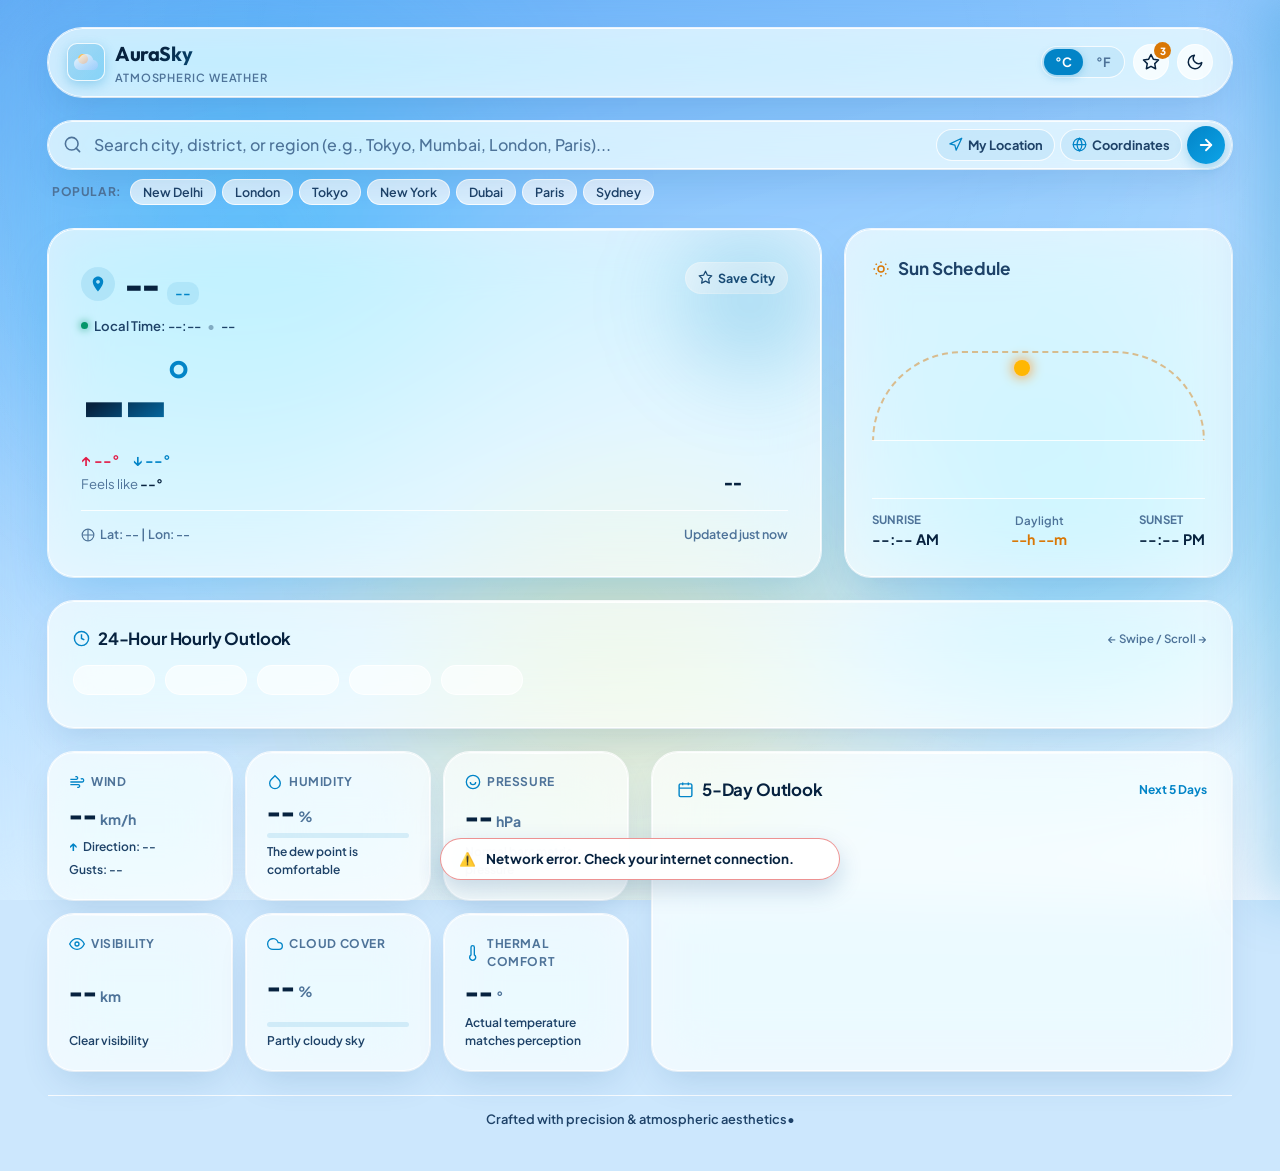
<file: index.html>
<!DOCTYPE html>
<html lang="en" data-theme="light">
<head>
    <meta charset="UTF-8">
    <meta name="viewport" content="width=device-width, initial-scale=1.0, maximum-scale=5.0">
    <meta name="description" content="AuraSky — Hyper-accurate live weather forecast, hourly breakdowns, 5-day outlook, and atmospheric sky visuals.">
    <title>AuraSky | Premium Atmospheric Weather</title>
    
    <!-- Google Fonts -->
    <link rel="preconnect" href="https://fonts.googleapis.com">
    <link rel="preconnect" href="https://fonts.gstatic.com" crossorigin>
    <link href="https://fonts.googleapis.com/css2?family=Plus+Jakarta+Sans:wght@300;400;500;600;700;800&family=Outfit:wght@300;400;500;600;700&display=swap" rel="stylesheet">
    
    <link rel="stylesheet" href="weather.css">
</head>
<body>
    <!-- Dynamic Ambient Sky Aurora & Blur Canvas Background -->
    <div class="sky-background" id="skyBackground">
        <div class="ambient-orb orb-1"></div>
        <div class="ambient-orb orb-2"></div>
        <div class="ambient-orb orb-3"></div>
        <div class="sky-overlay"></div>
    </div>

    <!-- Main Application Container -->
    <div class="app-wrapper">
        <!-- Modern Header Bar -->
        <header class="navbar-glass">
            <div class="brand-group">
                <div class="brand-icon">
                    <svg viewBox="0 0 24 24" fill="none" class="brand-svg">
                        <defs>
                            <linearGradient id="sunGlow" x1="0%" y1="0%" x2="100%" y2="100%">
                                <stop offset="0%" stop-color="#FFD166" />
                                <stop offset="100%" stop-color="#FF7A00" />
                            </linearGradient>
                            <linearGradient id="cloudGlow" x1="0%" y1="0%" x2="100%" y2="100%">
                                <stop offset="0%" stop-color="#FFFFFF" stop-opacity="0.9" />
                                <stop offset="100%" stop-color="#A5C9FF" stop-opacity="0.7" />
                            </linearGradient>
                        </defs>
                        <circle cx="9" cy="9" r="5" fill="url(#sunGlow)" />
                        <path d="M19.36 10.04C18.67 6.59 15.64 4 12 4 9.11 4 6.6 5.64 5.35 8.04 2.34 8.36 0 10.91 0 14c0 3.31 2.69 6 6 6h13c2.76 0 5-2.24 5-5 0-2.64-2.05-4.78-4.64-4.96z" fill="url(#cloudGlow)" opacity="0.9" />
                    </svg>
                </div>
                <div class="brand-text">
                    <span class="brand-name">AuraSky</span>
                    <span class="brand-sub">Atmospheric Weather</span>
                </div>
            </div>

            <!-- Controls Group: Unit Toggle, Favorites Trigger, Theme Toggle -->
            <div class="nav-controls">
                <!-- Unit Switcher -->
                <div class="unit-toggle" id="unitToggle" role="group" aria-label="Temperature Unit">
                    <button class="unit-btn active" id="unitCelsius" data-unit="metric">°C</button>
                    <button class="unit-btn" id="unitFahrenheit" data-unit="imperial">°F</button>
                </div>

                <!-- Open Saved Cities Drawer -->
                <button class="icon-action-btn" id="openFavoritesBtn" title="Saved Locations" aria-label="Saved Locations">
                    <svg viewBox="0 0 24 24" fill="none" stroke="currentColor" stroke-width="2" stroke-linecap="round" stroke-linejoin="round">
                        <polygon points="12 2 15.09 8.26 22 9.27 17 14.14 18.18 21.02 12 17.77 5.82 21.02 7 14.14 2 9.27 8.91 8.26 12 2"></polygon>
                    </svg>
                    <span class="fav-count-badge" id="favCountBadge" style="display: none;">0</span>
                </button>

                <!-- Light / Dark Theme Toggle Button -->
                <button class="icon-action-btn" id="themeToggleBtn" title="Toggle Light/Dark Theme" aria-label="Toggle Theme">
                    <svg class="sun-icon" viewBox="0 0 24 24" fill="none" stroke="currentColor" stroke-width="2" stroke-linecap="round" stroke-linejoin="round">
                        <circle cx="12" cy="12" r="5"></circle>
                        <line x1="12" y1="1" x2="12" y2="3"></line>
                        <line x1="12" y1="21" x2="12" y2="23"></line>
                        <line x1="4.22" y1="4.22" x2="5.64" y2="5.64"></line>
                        <line x1="18.36" y1="18.36" x2="19.78" y2="19.78"></line>
                        <line x1="1" y1="12" x2="3" y2="12"></line>
                        <line x1="21" y1="12" x2="23" y2="12"></line>
                        <line x1="4.22" y1="19.78" x2="5.64" y2="18.36"></line>
                        <line x1="18.36" y1="5.64" x2="19.78" y2="4.22"></line>
                    </svg>
                    <svg class="moon-icon" viewBox="0 0 24 24" fill="none" stroke="currentColor" stroke-width="2" stroke-linecap="round" stroke-linejoin="round">
                        <path d="M21 12.79A9 9 0 1 1 11.21 3 7 7 0 0 0 21 12.79z"></path>
                    </svg>
                </button>
            </div>
        </header>

        <!-- Search Hub: City Search + GPS Auto-Detect + Coordinate Explorer Trigger -->
        <section class="search-hub">
            <div class="search-bar-glass">
                <span class="search-prefix-icon">
                    <svg viewBox="0 0 24 24" fill="none" stroke="currentColor" stroke-width="2" stroke-linecap="round" stroke-linejoin="round">
                        <circle cx="11" cy="11" r="8"></circle>
                        <line x1="21" y1="21" x2="16.65" y2="16.65"></line>
                    </svg>
                </span>
                
                <input 
                    type="text" 
                    id="cityNameInput" 
                    placeholder="Search city, district, or region (e.g., Tokyo, Mumbai, London, Paris)..." 
                    autocomplete="off"
                    aria-label="City Search"
                >
                
                <div class="search-actions-inline">
                    <!-- Clear Input Button -->
                    <button type="button" class="btn-clear-search" id="clearSearchBtn" title="Clear input" style="display: none;">
                        ✕
                    </button>
                    
                    <!-- One-Click Current GPS Location Detection -->
                    <button type="button" class="btn-action-pill" id="geoLocateBtn" title="Use My Current GPS Location">
                        <svg viewBox="0 0 24 24" fill="none" stroke="currentColor" stroke-width="2" stroke-linecap="round" stroke-linejoin="round">
                            <polygon points="3 11 22 2 13 21 11 13 3 11"></polygon>
                        </svg>
                        <span class="btn-label-desktop">My Location</span>
                    </button>

                    <!-- Coordinate Explorer Modal Trigger -->
                    <button type="button" class="btn-action-pill btn-coord-pill" id="openCoordModalBtn" title="Search by Latitude & Longitude">
                        <svg viewBox="0 0 24 24" fill="none" stroke="currentColor" stroke-width="2" stroke-linecap="round" stroke-linejoin="round">
                            <circle cx="12" cy="12" r="10"></circle>
                            <line x1="2" y1="12" x2="22" y2="12"></line>
                            <path d="M12 2a15.3 15.3 0 0 1 4 10 15.3 15.3 0 0 1-4 10 15.3 15.3 0 0 1-4-10 15.3 15.3 0 0 1 4-10z"></path>
                        </svg>
                        <span class="btn-label-desktop">Coordinates</span>
                    </button>

                    <!-- Primary Search Submit Button -->
                    <button type="button" class="btn-submit-search" id="submitSearchBtn" aria-label="Search">
                        <svg viewBox="0 0 24 24" fill="none" stroke="currentColor" stroke-width="2.5" stroke-linecap="round" stroke-linejoin="round">
                            <line x1="5" y1="12" x2="19" y2="12"></line>
                            <polyline points="12 5 19 12 12 19"></polyline>
                        </svg>
                    </button>
                </div>
            </div>

            <!-- Quick City Shortcut Chips -->
            <div class="popular-chips-wrap">
                <span class="chips-label">Popular:</span>
                <div class="chips-scroll">
                    <button class="city-chip" data-city="New Delhi">New Delhi</button>
                    <button class="city-chip" data-city="London">London</button>
                    <button class="city-chip" data-city="Tokyo">Tokyo</button>
                    <button class="city-chip" data-city="New York">New York</button>
                    <button class="city-chip" data-city="Dubai">Dubai</button>
                    <button class="city-chip" data-city="Paris">Paris</button>
                    <button class="city-chip" data-city="Sydney">Sydney</button>
                </div>
            </div>
        </section>

        <!-- Loading State Skeleton Overlay -->
        <div class="loading-indicator" id="loadingIndicator" style="display: none;">
            <div class="pulse-loader"></div>
            <span>Fetching atmospheric telemetry...</span>
        </div>

        <!-- Weather Main Dashboard Area -->
        <main class="weather-dashboard" id="weatherDashboard">
            <!-- Top Hero Grid: Big Weather Focus + Quick Glance Metrics -->
            <div class="dashboard-hero-row">
                <!-- Primary Hero Weather Card -->
                <article class="glass-card hero-weather-card" id="heroCard">
                    <div class="card-ambient-glow"></div>
                    
                    <div class="hero-top-bar">
                        <div class="location-badge">
                            <span class="location-pin-icon">
                                <svg viewBox="0 0 24 24" fill="currentColor">
                                    <path d="M12 2C8.13 2 5 5.13 5 9c0 5.25 7 13 7 13s7-7.75 7-13c0-3.87-3.13-7-7-7zm0 9.5c-1.38 0-2.5-1.12-2.5-2.5s1.12-2.5 2.5-2.5 2.5 1.12 2.5 2.5-1.12 2.5-2.5 2.5z"/>
                                </svg>
                            </span>
                            <div class="location-texts">
                                <h1 class="city-title" id="displayCity">--</h1>
                                <span class="country-tag" id="displayCountry">--</span>
                            </div>
                        </div>

                        <!-- Add/Remove Favorite Button -->
                        <button class="btn-hero-favorite" id="favoriteToggleBtn" title="Toggle Favorite">
                            <svg class="star-icon" viewBox="0 0 24 24" fill="none" stroke="currentColor" stroke-width="2" stroke-linecap="round" stroke-linejoin="round">
                                <polygon points="12 2 15.09 8.26 22 9.27 17 14.14 18.18 21.02 12 17.77 5.82 21.02 7 14.14 2 9.27 8.91 8.26 12 2"></polygon>
                            </svg>
                            <span class="fav-text-label">Save City</span>
                        </button>
                    </div>

                    <!-- Local Time & Date Display -->
                    <div class="hero-time-badge">
                        <span class="live-pulse"></span>
                        <span id="localTimeDisplay">Local Time: --:--</span>
                        <span class="time-sep">•</span>
                        <span id="localDateDisplay">--</span>
                    </div>

                    <!-- Main Temperature & Dynamic Weather Art Presentation -->
                    <div class="hero-center-content">
                        <div class="temp-readout-wrap">
                            <div class="main-temperature">
                                <span class="temp-number" id="currentTempNum">--</span>
                                <span class="temp-deg-symbol">°</span>
                            </div>
                            <div class="temp-meta-badges">
                                <div class="high-low-badge">
                                    <span class="hl-arrow hl-high">↑ <span id="tempHighNum">--°</span></span>
                                    <span class="hl-arrow hl-low">↓ <span id="tempLowNum">--°</span></span>
                                </div>
                                <div class="feels-like-text">
                                    Feels like <strong id="feelsLikeNum">--°</strong>
                                </div>
                            </div>
                        </div>

                        <div class="weather-art-wrap">
                            <div class="weather-icon-illustration" id="heroWeatherIcon">
                                <!-- Dynamic SVG generated via JS -->
                                <div class="icon-placeholder-glow"></div>
                            </div>
                            <div class="weather-condition-text" id="weatherConditionText">--</div>
                        </div>
                    </div>

                    <!-- Hero Card Footer Details (Coordinates & Geo Info) -->
                    <div class="hero-footer-bar">
                        <div class="geo-telemetry" id="coordinatesText">
                            <svg viewBox="0 0 24 24" width="14" height="14" fill="none" stroke="currentColor" stroke-width="2"><circle cx="12" cy="12" r="10"/><path d="M12 2v20M2 12h20"/></svg>
                            <span>Lat: -- | Lon: --</span>
                        </div>
                        <div class="update-pulse-text">
                            Updated just now
                        </div>
                    </div>
                </article>

                <!-- Sun Cycle & Daylight Card -->
                <article class="glass-card sun-cycle-card">
                    <div class="card-header-mini">
                        <svg viewBox="0 0 24 24" fill="none" stroke="currentColor" stroke-width="2"><circle cx="12" cy="12" r="4"/><path d="M12 2v2M12 20v2M4.93 4.93l1.41 1.41M17.66 17.66l1.41 1.41M2 12h2M20 12h2M6.34 17.66l-1.41 1.41M19.07 4.93l-1.41 1.41"/></svg>
                        <h3>Sun Schedule</h3>
                    </div>

                    <div class="sun-arc-container">
                        <div class="sun-arc-curve">
                            <div class="sun-tracker-dot" id="sunTrackerDot"></div>
                        </div>
                        <div class="sun-horizon-line"></div>
                    </div>

                    <div class="sun-times-row">
                        <div class="sun-col sunrise">
                            <span class="sun-label">Sunrise</span>
                            <span class="sun-time" id="sunriseTime">--:-- AM</span>
                        </div>
                        <div class="daylight-duration" id="daylightDuration">
                            <span>Daylight</span>
                            <strong id="daylightHours">--h --m</strong>
                        </div>
                        <div class="sun-col sunset">
                            <span class="sun-label">Sunset</span>
                            <span class="sun-time" id="sunsetTime">--:-- PM</span>
                        </div>
                    </div>
                </article>
            </div>

            <!-- 24-Hour Interactive Hourly Forecast Strip -->
            <section class="glass-card hourly-forecast-section">
                <div class="section-title-row">
                    <div class="title-with-icon">
                        <svg viewBox="0 0 24 24" fill="none" stroke="currentColor" stroke-width="2"><circle cx="12" cy="12" r="10"/><polyline points="12 6 12 12 16 14"/></svg>
                        <h3>24-Hour Hourly Outlook</h3>
                    </div>
                    <span class="swipe-hint">← Swipe / Scroll →</span>
                </div>

                <div class="hourly-strip-scroll" id="hourlyStrip">
                    <!-- Hourly items dynamically rendered -->
                    <div class="hourly-card skeleton"></div>
                    <div class="hourly-card skeleton"></div>
                    <div class="hourly-card skeleton"></div>
                    <div class="hourly-card skeleton"></div>
                    <div class="hourly-card skeleton"></div>
                </div>
            </section>

            <!-- Bottom Split Layout: Comprehensive Bento Metrics + 5-Day Forecast -->
            <div class="dashboard-split-row">
                <!-- Detailed Weather Bento Grid -->
                <section class="bento-grid">
                    <!-- Wind Telemetry Card -->
                    <div class="glass-card bento-card">
                        <div class="bento-head">
                            <span class="bento-icon">
                                <svg viewBox="0 0 24 24" fill="none" stroke="currentColor" stroke-width="2"><path d="M9.59 4.59A2 2 0 1 1 11 8H2m10.59 11.41A2 2 0 1 0 14 16H2m15.73-8.27A2.5 2.5 0 1 1 19.5 12H2"/></svg>
                            </span>
                            <span class="bento-title">Wind</span>
                        </div>
                        <div class="bento-main-stat">
                            <span class="stat-number" id="windSpeed">--</span>
                            <span class="stat-unit" id="windUnit">km/h</span>
                        </div>
                        <div class="bento-sub-info">
                            <div class="compass-inline">
                                <div class="compass-needle" id="compassNeedle">↑</div>
                                <span id="windDirection">Direction: --</span>
                            </div>
                            <span class="wind-gust" id="windGust">Gusts: --</span>
                        </div>
                    </div>

                    <!-- Humidity Card -->
                    <div class="glass-card bento-card">
                        <div class="bento-head">
                            <span class="bento-icon">
                                <svg viewBox="0 0 24 24" fill="none" stroke="currentColor" stroke-width="2"><path d="M12 2.69l5.66 5.66a8 8 0 1 1-11.31 0z"/></svg>
                            </span>
                            <span class="bento-title">Humidity</span>
                        </div>
                        <div class="bento-main-stat">
                            <span class="stat-number" id="humidityNum">--</span>
                            <span class="stat-unit">%</span>
                        </div>
                        <div class="bento-sub-info">
                            <div class="progress-bar-wrap">
                                <div class="progress-bar-fill" id="humidityProgress" style="width: 0%;"></div>
                            </div>
                            <span id="dewPointText">The dew point is comfortable</span>
                        </div>
                    </div>

                    <!-- Atmospheric Pressure Card -->
                    <div class="glass-card bento-card">
                        <div class="bento-head">
                            <span class="bento-icon">
                                <svg viewBox="0 0 24 24" fill="none" stroke="currentColor" stroke-width="2"><circle cx="12" cy="12" r="10"/><path d="M16 12a4 4 0 1 1-8 0"/></svg>
                            </span>
                            <span class="bento-title">Pressure</span>
                        </div>
                        <div class="bento-main-stat">
                            <span class="stat-number" id="pressureNum">--</span>
                            <span class="stat-unit">hPa</span>
                        </div>
                        <div class="bento-sub-info">
                            <span id="pressureStatus">Normal barometric pressure</span>
                        </div>
                    </div>

                    <!-- Visibility Distance Card -->
                    <div class="glass-card bento-card">
                        <div class="bento-head">
                            <span class="bento-icon">
                                <svg viewBox="0 0 24 24" fill="none" stroke="currentColor" stroke-width="2"><path d="M1 12s4-8 11-8 11 8 11 8-4 8-11 8-11-8-11-8z"/><circle cx="12" cy="12" r="3"/></svg>
                            </span>
                            <span class="bento-title">Visibility</span>
                        </div>
                        <div class="bento-main-stat">
                            <span class="stat-number" id="visibilityNum">--</span>
                            <span class="stat-unit" id="visibilityUnit">km</span>
                        </div>
                        <div class="bento-sub-info">
                            <span id="visibilityStatus">Clear visibility</span>
                        </div>
                    </div>

                    <!-- Cloud Coverage Card -->
                    <div class="glass-card bento-card">
                        <div class="bento-head">
                            <span class="bento-icon">
                                <svg viewBox="0 0 24 24" fill="none" stroke="currentColor" stroke-width="2"><path d="M18 10h-1.26A8 8 0 1 0 9 20h9a5 5 0 0 0 0-10z"/></svg>
                            </span>
                            <span class="bento-title">Cloud Cover</span>
                        </div>
                        <div class="bento-main-stat">
                            <span class="stat-number" id="cloudCoverNum">--</span>
                            <span class="stat-unit">%</span>
                        </div>
                        <div class="bento-sub-info">
                            <div class="progress-bar-wrap">
                                <div class="progress-bar-fill cloud-fill" id="cloudProgress" style="width: 0%;"></div>
                            </div>
                            <span id="cloudStatus">Partly cloudy sky</span>
                        </div>
                    </div>

                    <!-- Thermal Comfort / Feels Like Card -->
                    <div class="glass-card bento-card">
                        <div class="bento-head">
                            <span class="bento-icon">
                                <svg viewBox="0 0 24 24" fill="none" stroke="currentColor" stroke-width="2"><path d="M14 14.76V3.5a2.5 2.5 0 0 0-5 0v11.26a4.5 4.5 0 1 0 5 0z"/></svg>
                            </span>
                            <span class="bento-title">Thermal Comfort</span>
                        </div>
                        <div class="bento-main-stat">
                            <span class="stat-number" id="comfortTemp">--</span>
                            <span class="stat-unit">°</span>
                        </div>
                        <div class="bento-sub-info">
                            <span id="comfortVerdict">Actual temperature matches perception</span>
                        </div>
                    </div>
                </section>

                <!-- 5-Day Extended Forecast Column -->
                <aside class="glass-card fiveday-forecast-card">
                    <div class="section-title-row">
                        <div class="title-with-icon">
                            <svg viewBox="0 0 24 24" fill="none" stroke="currentColor" stroke-width="2"><rect x="3" y="4" width="18" height="18" rx="2" ry="2"/><line x1="16" y1="2" x2="16" y2="6"/><line x1="8" y1="2" x2="8" y2="6"/><line x1="3" y1="10" x2="21" y2="10"/></svg>
                            <h3>5-Day Outlook</h3>
                        </div>
                        <span class="days-count">Next 5 Days</span>
                    </div>

                    <div class="fiveday-list" id="fiveDayList">
                        <!-- Dynamic 5-day items inserted here -->
                    </div>
                </aside>
            </div>
        </main>

        <!-- Coordinates Search Modal / Dialog -->
        <dialog class="custom-modal-backdrop" id="coordModal" aria-labelledby="coordModalTitle">
            <div class="glass-modal-content">
                <div class="modal-header">
                    <div class="modal-title-wrap">
                        <span class="modal-icon-badge">📍</span>
                        <div>
                            <h2 id="coordModalTitle">Precision Coordinate Finder</h2>
                            <p class="modal-subtitle">Search atmospheric conditions by exact geographic coordinates</p>
                        </div>
                    </div>
                    <button class="modal-close-btn" id="closeCoordModalBtn" aria-label="Close modal">✕</button>
                </div>

                <div class="modal-body">
                    <div class="coord-input-row">
                        <div class="input-field-group">
                            <label for="modalLatInput">Latitude (°N / °S)</label>
                            <input type="number" step="any" min="-90" max="90" id="modalLatInput" placeholder="e.g. 28.6139">
                            <small class="helper-text">-90.0 to +90.0</small>
                        </div>
                        <div class="input-field-group">
                            <label for="modalLonInput">Longitude (°E / °W)</label>
                            <input type="number" step="any" min="-180" max="180" id="modalLonInput" placeholder="e.g. 77.2090">
                            <small class="helper-text">-180.0 to +180.0</small>
                        </div>
                    </div>

                    <div class="coord-presets-section">
                        <span class="presets-label">Popular Geographic Landmarks:</span>
                        <div class="presets-grid">
                            <button class="preset-pill" data-lat="28.6139" data-lon="77.2090">New Delhi (28.61, 77.20)</button>
                            <button class="preset-pill" data-lat="51.5074" data-lon="-0.1278">London (51.50, -0.12)</button>
                            <button class="preset-pill" data-lat="35.6762" data-lon="139.6503">Tokyo (35.67, 139.65)</button>
                            <button class="preset-pill" data-lat="40.7128" data-lon="-74.0060">New York (40.71, -74.00)</button>
                            <button class="preset-pill" data-lat="27.9881" data-lon="86.9250">Mt. Everest (27.98, 86.92)</button>
                            <button class="preset-pill" data-lat="-33.8688" data-lon="151.2093">Sydney (-33.86, 151.20)</button>
                        </div>
                    </div>

                    <div class="modal-actions">
                        <button type="button" class="btn-ghost" id="cancelCoordBtn">Cancel</button>
                        <button type="button" class="btn-primary-glow" id="applyCoordBtn">Fetch Weather</button>
                    </div>
                </div>
            </div>
        </dialog>

        <!-- Saved Locations / Favorites Slide-over Drawer -->
        <aside class="favorites-drawer" id="favoritesDrawer" aria-labelledby="favDrawerTitle">
            <div class="drawer-header">
                <div class="drawer-title-group">
                    <svg viewBox="0 0 24 24" fill="none" stroke="currentColor" stroke-width="2"><polygon points="12 2 15.09 8.26 22 9.27 17 14.14 18.18 21.02 12 17.77 5.82 21.02 7 14.14 2 9.27 8.91 8.26 12 2"/></svg>
                    <h2 id="favDrawerTitle">Saved Locations</h2>
                </div>
                <button class="drawer-close-btn" id="closeFavoritesDrawerBtn" aria-label="Close drawer">✕</button>
            </div>

            <div class="drawer-body">
                <div class="drawer-quick-add">
                    <span class="drawer-tip">Quickly access weather for your favorite cities around the globe.</span>
                </div>
                <div class="fav-cards-list" id="favCardsContainer">
                    <!-- Populated dynamically via JS -->
                </div>
            </div>
        </aside>
        <div class="drawer-backdrop" id="drawerBackdrop"></div>

        <!-- Toast Notifications System -->
        <div class="toast-hub" id="toastHub" aria-live="polite"></div>

        <!-- Footer -->
        <footer class="app-footer">
            <p>Crafted with precision & atmospheric aesthetics•</p>
        </footer>
    </div>

    <!-- Application Script -->
    <script src="weather.js"></script>
</body>
</html>
</file>
<file: weather.css>
/* ==========================================================================
   AuraSky — Universal Responsive Weather Design System
   Pixel-Perfect on Mobile Phones (320px+), Tablets, Laptops & Ultra-Wide Displays
   Theme: Luminous Sky Blue (Default) | Celestial Midnight Dark Mode
   ========================================================================== */

/* --------------------------------------------------------------------------
   1. Design Tokens (Sky Blue Default & Dark Theme)
   -------------------------------------------------------------------------- */
:root, [data-theme="light"] {
    --font-main: 'Plus Jakarta Sans', -apple-system, BlinkMacSystemFont, 'Segoe UI', Roboto, sans-serif;
    --font-heading: 'Outfit', sans-serif;

    /* Sky Blue Theme Tokens */
    --bg-base: #cce7fd;
    --bg-gradient: linear-gradient(165deg, #5da8f5 0%, #85c2fc 25%, #b6deff 55%, #daf0ff 80%, #f0f8ff 100%);
    
    --bg-surface: rgba(255, 255, 255, 0.72);
    --bg-surface-hover: rgba(255, 255, 255, 0.9);
    --bg-surface-elevated: rgba(255, 255, 255, 0.96);
    --glass-border: rgba(255, 255, 255, 0.85);
    --glass-border-focus: rgba(14, 165, 233, 0.6);
    --glass-highlight: rgba(255, 255, 255, 0.98);

    --text-primary: #07223f;
    --text-secondary: #1e4268;
    --text-muted: #4e7399;

    --accent-primary: #0284c7;
    --accent-primary-glow: rgba(2, 132, 199, 0.28);
    --accent-secondary: #0ea5e9;
    --accent-warm: #d97706;
    --accent-warm-glow: rgba(217, 119, 6, 0.25);
    --accent-success: #059669;
    --accent-danger: #dc2626;

    --orb-1-color: radial-gradient(circle, rgba(56, 189, 248, 0.7) 0%, rgba(56, 189, 248, 0) 70%);
    --orb-2-color: radial-gradient(circle, rgba(14, 165, 233, 0.55) 0%, rgba(14, 165, 233, 0) 70%);
    --orb-3-color: radial-gradient(circle, rgba(253, 224, 71, 0.4) 0%, rgba(253, 224, 71, 0) 70%);

    --shadow-glass: 0 16px 36px -10px rgba(14, 73, 133, 0.16), 0 0 0 1px rgba(255, 255, 255, 0.85);
    --shadow-hero: 0 24px 50px -12px rgba(2, 132, 199, 0.22), 0 0 0 1px rgba(255, 255, 255, 0.9);
    --shadow-glow: 0 0 25px rgba(2, 132, 199, 0.25);

    --radius-sm: 10px;
    --radius-md: 18px;
    --radius-lg: 26px;
    --radius-xl: 34px;
    --radius-pill: 9999px;

    --transition-fast: 0.18s cubic-bezier(0.4, 0, 0.2, 1);
    --transition-normal: 0.28s cubic-bezier(0.4, 0, 0.2, 1);
    --transition-spring: 0.45s cubic-bezier(0.175, 0.885, 0.32, 1.275);
}

[data-theme="dark"] {
    --bg-base: #060e1c;
    --bg-gradient: linear-gradient(165deg, #060e1c 0%, #0a1b33 35%, #0f2747 70%, #153258 100%);
    --bg-surface: rgba(15, 29, 52, 0.62);
    --bg-surface-hover: rgba(22, 42, 72, 0.75);
    --bg-surface-elevated: rgba(18, 35, 62, 0.88);
    --glass-border: rgba(255, 255, 255, 0.14);
    --glass-border-focus: rgba(56, 189, 248, 0.5);
    --glass-highlight: rgba(255, 255, 255, 0.1);

    --text-primary: #f0f6fc;
    --text-secondary: rgba(220, 235, 252, 0.75);
    --text-muted: rgba(180, 210, 240, 0.5);

    --accent-primary: #38bdf8;
    --accent-primary-glow: rgba(56, 189, 248, 0.35);
    --accent-secondary: #818cf8;
    --accent-warm: #fbbf24;
    --accent-warm-glow: rgba(251, 191, 36, 0.3);

    --orb-1-color: radial-gradient(circle, rgba(14, 165, 233, 0.45) 0%, rgba(14, 165, 233, 0) 70%);
    --orb-2-color: radial-gradient(circle, rgba(99, 102, 241, 0.4) 0%, rgba(99, 102, 241, 0) 70%);
    --orb-3-color: radial-gradient(circle, rgba(168, 85, 247, 0.25) 0%, rgba(168, 85, 247, 0) 70%);

    --shadow-glass: 0 20px 40px -15px rgba(0, 0, 0, 0.5), 0 0 0 1px var(--glass-border);
    --shadow-hero: 0 25px 60px -20px rgba(14, 165, 233, 0.25), 0 0 0 1px var(--glass-border);
    --shadow-glow: 0 0 25px var(--accent-primary-glow);
}

/* --------------------------------------------------------------------------
   2. Global Reset & Box-Sizing
   -------------------------------------------------------------------------- */
*, *::before, *::after {
    margin: 0;
    padding: 0;
    box-sizing: border-box;
    -webkit-font-smoothing: antialiased;
    -moz-osx-font-smoothing: grayscale;
}

html {
    font-size: 16px;
    scroll-behavior: smooth;
    width: 100%;
    max-width: 100vw;
    overflow-x: hidden;
}

body {
    font-family: var(--font-main);
    background-color: var(--bg-base);
    background-image: var(--bg-gradient);
    background-attachment: fixed;
    color: var(--text-primary);
    min-height: 100vh;
    width: 100%;
    max-width: 100vw;
    overflow-x: hidden;
    position: relative;
    line-height: 1.5;
    transition: background var(--transition-normal), color var(--transition-normal);
}

button, input {
    font-family: inherit;
    color: inherit;
    outline: none;
}

button {
    cursor: pointer;
    border: none;
    background: none;
    -webkit-tap-highlight-color: transparent;
}

input {
    border: none;
    outline: none;
}

/* --------------------------------------------------------------------------
   3. Sky Blur Background Elements
   -------------------------------------------------------------------------- */
.sky-background {
    position: fixed;
    top: 0;
    left: 0;
    width: 100vw;
    height: 100vh;
    z-index: 0;
    pointer-events: none;
    overflow: hidden;
}

.ambient-orb {
    position: absolute;
    border-radius: 50%;
    filter: blur(80px);
    opacity: 0.9;
    will-change: transform;
    animation: floatOrb 22s infinite ease-in-out alternate;
}

.orb-1 {
    width: min(650px, 120vw);
    height: min(650px, 120vw);
    top: -80px;
    left: -80px;
    background: var(--orb-1-color);
    animation-duration: 25s;
}

.orb-2 {
    width: min(580px, 110vw);
    height: min(580px, 110vw);
    top: 25%;
    right: -80px;
    background: var(--orb-2-color);
    animation-duration: 20s;
    animation-delay: -5s;
}

.orb-3 {
    width: min(720px, 130vw);
    height: min(720px, 130vw);
    bottom: -100px;
    left: 20%;
    background: var(--orb-3-color);
    animation-duration: 28s;
    animation-delay: -10s;
}

.sky-overlay {
    position: absolute;
    inset: 0;
    backdrop-filter: blur(30px);
    -webkit-backdrop-filter: blur(30px);
    background: radial-gradient(circle at 50% 10%, transparent 30%, rgba(255, 255, 255, 0.15) 90%);
    opacity: 0.7;
}

[data-theme="dark"] .sky-overlay {
    background: radial-gradient(circle at 50% 10%, transparent 20%, var(--bg-base) 90%);
}

@keyframes floatOrb {
    0% { transform: translate(0, 0) scale(1); }
    50% { transform: translate(40px, 30px) scale(1.06); }
    100% { transform: translate(-30px, 50px) scale(0.96); }
}

/* --------------------------------------------------------------------------
   4. App Container & Frosted Glass Cards
   -------------------------------------------------------------------------- */
.app-wrapper {
    position: relative;
    z-index: 1;
    width: 100%;
    max-width: 1240px;
    margin: 0 auto;
    padding: clamp(14px, 3vw, 28px);
    display: flex;
    flex-direction: column;
    gap: clamp(16px, 2.5vw, 24px);
    min-width: 0;
}

.glass-card {
    background: var(--bg-surface);
    backdrop-filter: blur(28px) saturate(190%);
    -webkit-backdrop-filter: blur(28px) saturate(190%);
    border: 1px solid var(--glass-border);
    border-radius: var(--radius-lg);
    box-shadow: var(--shadow-glass);
    position: relative;
    overflow: hidden;
    min-width: 0;
    transition: transform var(--transition-normal), box-shadow var(--transition-normal), border-color var(--transition-normal);
}

.glass-card::before {
    content: '';
    position: absolute;
    top: 0;
    left: 0;
    right: 0;
    height: 1px;
    background: linear-gradient(90deg, transparent, var(--glass-highlight), transparent);
    pointer-events: none;
}

/* --------------------------------------------------------------------------
   5. Navbar Header
   -------------------------------------------------------------------------- */
.navbar-glass {
    display: flex;
    align-items: center;
    justify-content: space-between;
    padding: 10px 18px;
    background: var(--bg-surface);
    backdrop-filter: blur(28px) saturate(190%);
    -webkit-backdrop-filter: blur(28px) saturate(190%);
    border: 1px solid var(--glass-border);
    border-radius: var(--radius-pill);
    box-shadow: var(--shadow-glass);
    gap: 10px;
    min-width: 0;
}

.brand-group {
    display: flex;
    align-items: center;
    gap: 10px;
    min-width: 0;
}

.brand-icon {
    width: 38px;
    height: 38px;
    border-radius: var(--radius-sm);
    background: linear-gradient(135deg, rgba(2, 132, 199, 0.2), rgba(14, 165, 233, 0.35));
    border: 1px solid var(--glass-border);
    display: flex;
    align-items: center;
    justify-content: center;
    box-shadow: 0 4px 12px var(--accent-primary-glow);
    flex-shrink: 0;
}

.brand-svg {
    width: 24px;
    height: 24px;
}

.brand-text {
    display: flex;
    flex-direction: column;
    min-width: 0;
}

.brand-name {
    font-family: var(--font-heading);
    font-size: clamp(1.05rem, 2.5vw, 1.25rem);
    font-weight: 700;
    letter-spacing: -0.02em;
    background: linear-gradient(120deg, var(--text-primary) 30%, var(--accent-primary));
    -webkit-background-clip: text;
    background-clip: text;
    color: transparent;
    white-space: nowrap;
}

.brand-sub {
    font-size: 0.7rem;
    font-weight: 600;
    color: var(--text-muted);
    text-transform: uppercase;
    letter-spacing: 0.08em;
    white-space: nowrap;
}

.nav-controls {
    display: flex;
    align-items: center;
    gap: 8px;
    flex-shrink: 0;
}

.unit-toggle {
    display: flex;
    background: rgba(2, 132, 199, 0.08);
    border: 1px solid var(--glass-border);
    border-radius: var(--radius-pill);
    padding: 2px;
    gap: 2px;
}

[data-theme="dark"] .unit-toggle {
    background: rgba(0, 0, 0, 0.25);
}

.unit-btn {
    padding: 5px 11px;
    font-size: 0.8rem;
    font-weight: 700;
    border-radius: var(--radius-pill);
    color: var(--text-muted);
    transition: all var(--transition-fast);
}

.unit-btn.active {
    background: var(--accent-primary);
    color: #fff;
    box-shadow: 0 2px 8px var(--accent-primary-glow);
}

.icon-action-btn {
    width: 36px;
    height: 36px;
    border-radius: 50%;
    display: flex;
    align-items: center;
    justify-content: center;
    background: rgba(255, 255, 255, 0.75);
    border: 1px solid var(--glass-border);
    color: var(--text-primary);
    position: relative;
    transition: all var(--transition-fast);
}

[data-theme="dark"] .icon-action-btn {
    background: rgba(255, 255, 255, 0.06);
}

.icon-action-btn:hover {
    background: var(--bg-surface-hover);
    transform: translateY(-2px);
    border-color: var(--accent-primary);
}

.icon-action-btn svg {
    width: 18px;
    height: 18px;
}

.fav-count-badge {
    position: absolute;
    top: -3px;
    right: -3px;
    background: var(--accent-warm);
    color: #fff;
    font-size: 0.62rem;
    font-weight: 800;
    width: 17px;
    height: 17px;
    border-radius: 50%;
    display: flex;
    align-items: center;
    justify-content: center;
}

[data-theme="light"] .sun-icon { display: none; }
[data-theme="light"] .moon-icon { display: block; }
[data-theme="dark"] .sun-icon { display: block; }
[data-theme="dark"] .moon-icon { display: none; }

/* --------------------------------------------------------------------------
   6. Search Hub & Responsive Chips
   -------------------------------------------------------------------------- */
.search-hub {
    display: flex;
    flex-direction: column;
    gap: 10px;
    width: 100%;
}

.search-bar-glass {
    display: flex;
    align-items: center;
    background: var(--bg-surface);
    backdrop-filter: blur(28px) saturate(190%);
    -webkit-backdrop-filter: blur(28px) saturate(190%);
    border: 1px solid var(--glass-border);
    border-radius: var(--radius-pill);
    padding: 4px 6px 4px 14px;
    box-shadow: var(--shadow-glass);
    transition: all var(--transition-normal);
    width: 100%;
    min-width: 0;
}

.search-bar-glass:focus-within {
    border-color: var(--accent-primary);
    box-shadow: 0 0 0 3px var(--accent-primary-glow), var(--shadow-glass);
}

.search-prefix-icon {
    display: flex;
    align-items: center;
    color: var(--text-muted);
    margin-right: 8px;
    flex-shrink: 0;
}

.search-prefix-icon svg {
    width: 19px;
    height: 19px;
}

.search-bar-glass input {
    flex: 1;
    background: transparent;
    border: none !important;
    outline: none !important;
    box-shadow: none !important;
    -webkit-appearance: none;
    appearance: none;
    font-size: clamp(0.88rem, 2.5vw, 1rem);
    font-weight: 500;
    color: var(--text-primary);
    min-width: 0;
    padding: 8px 4px;
}

.search-bar-glass input::placeholder {
    color: var(--text-muted);
}

.search-actions-inline {
    display: flex;
    align-items: center;
    gap: 5px;
    flex-shrink: 0;
}

.btn-clear-search {
    width: 26px;
    height: 26px;
    border-radius: 50%;
    color: var(--text-muted);
    font-size: 0.8rem;
    display: flex;
    align-items: center;
    justify-content: center;
}

.btn-action-pill {
    display: flex;
    align-items: center;
    gap: 5px;
    padding: 7px 11px;
    border-radius: var(--radius-pill);
    font-size: 0.8rem;
    font-weight: 700;
    background: rgba(2, 132, 199, 0.08);
    border: 1px solid var(--glass-border);
    color: var(--text-secondary);
    transition: all var(--transition-fast);
    white-space: nowrap;
}

.btn-action-pill:hover {
    background: var(--bg-surface-hover);
    color: var(--accent-primary);
}

.btn-action-pill svg {
    width: 15px;
    height: 15px;
    color: var(--accent-primary);
    flex-shrink: 0;
}

.btn-submit-search {
    width: 38px;
    height: 38px;
    border-radius: 50%;
    background: linear-gradient(135deg, var(--accent-primary), var(--accent-secondary));
    color: #fff;
    display: flex;
    align-items: center;
    justify-content: center;
    box-shadow: 0 4px 12px var(--accent-primary-glow);
    transition: all var(--transition-spring);
    flex-shrink: 0;
}

.btn-submit-search:hover {
    transform: scale(1.06);
}

.btn-submit-search svg {
    width: 18px;
    height: 18px;
}

.popular-chips-wrap {
    display: flex;
    align-items: center;
    gap: 8px;
    padding: 0 4px;
    overflow-x: auto;
    scrollbar-width: none;
    -webkit-overflow-scrolling: touch;
}

.popular-chips-wrap::-webkit-scrollbar {
    display: none;
}

.chips-label {
    font-size: 0.75rem;
    font-weight: 700;
    color: var(--text-muted);
    text-transform: uppercase;
    letter-spacing: 0.05em;
    white-space: nowrap;
    flex-shrink: 0;
}

.chips-scroll {
    display: flex;
    gap: 6px;
    flex-shrink: 0;
}

.city-chip {
    padding: 4px 12px;
    border-radius: var(--radius-pill);
    background: rgba(255, 255, 255, 0.7);
    border: 1px solid var(--glass-border);
    font-size: 0.78rem;
    font-weight: 600;
    color: var(--text-secondary);
    white-space: nowrap;
    transition: all var(--transition-fast);
}

[data-theme="dark"] .city-chip {
    background: rgba(255, 255, 255, 0.06);
}

.city-chip:hover {
    background: var(--accent-primary);
    color: #fff;
}

/* --------------------------------------------------------------------------
   7. Loading Indicator
   -------------------------------------------------------------------------- */
.loading-indicator {
    display: flex;
    align-items: center;
    justify-content: center;
    gap: 10px;
    padding: 14px;
    background: var(--bg-surface);
    backdrop-filter: blur(20px);
    border: 1px solid var(--glass-border);
    border-radius: var(--radius-md);
    font-size: 0.88rem;
    font-weight: 600;
    color: var(--text-secondary);
}

.pulse-loader {
    width: 18px;
    height: 18px;
    border-radius: 50%;
    border: 2px solid var(--accent-primary-glow);
    border-top-color: var(--accent-primary);
    animation: spin 0.8s linear infinite;
}

@keyframes spin { to { transform: rotate(360deg); } }

/* --------------------------------------------------------------------------
   8. Main Weather Dashboard Layout
   -------------------------------------------------------------------------- */
.weather-dashboard {
    display: flex;
    flex-direction: column;
    gap: clamp(16px, 2.5vw, 24px);
    width: 100%;
    min-width: 0;
}

.dashboard-hero-row {
    display: grid;
    grid-template-columns: 2fr 1fr;
    gap: clamp(16px, 2.5vw, 24px);
    width: 100%;
}

/* Hero Weather Card */
.hero-weather-card {
    padding: clamp(20px, 3.5vw, 32px);
    display: flex;
    flex-direction: column;
    justify-content: space-between;
    min-height: 290px;
    box-shadow: var(--shadow-hero);
    position: relative;
}

.card-ambient-glow {
    position: absolute;
    top: -40px;
    right: -40px;
    width: 220px;
    height: 220px;
    border-radius: 50%;
    background: radial-gradient(circle, var(--accent-primary-glow) 0%, transparent 70%);
    pointer-events: none;
    filter: blur(35px);
}

.hero-top-bar {
    display: flex;
    align-items: flex-start;
    justify-content: space-between;
    gap: 12px;
}

.location-badge {
    display: flex;
    align-items: center;
    gap: 10px;
    min-width: 0;
}

.location-pin-icon {
    width: 34px;
    height: 34px;
    border-radius: 50%;
    background: rgba(2, 132, 199, 0.12);
    display: flex;
    align-items: center;
    justify-content: center;
    color: var(--accent-primary);
    flex-shrink: 0;
}

.location-pin-icon svg {
    width: 18px;
    height: 18px;
}

.location-texts {
    display: flex;
    align-items: baseline;
    gap: 8px;
    flex-wrap: wrap;
    min-width: 0;
}

.city-title {
    font-family: var(--font-heading);
    font-size: clamp(1.4rem, 4vw, 2.4rem);
    font-weight: 700;
    line-height: 1.15;
    letter-spacing: -0.02em;
    word-break: break-word;
}

.country-tag {
    font-size: 0.8rem;
    font-weight: 700;
    padding: 2px 8px;
    background: rgba(2, 132, 199, 0.1);
    border-radius: var(--radius-sm);
    color: var(--accent-primary);
}

.btn-hero-favorite {
    display: flex;
    align-items: center;
    gap: 5px;
    padding: 7px 12px;
    border-radius: var(--radius-pill);
    background: rgba(255, 255, 255, 0.7);
    border: 1px solid var(--glass-border);
    font-size: 0.78rem;
    font-weight: 700;
    color: var(--text-secondary);
    transition: all var(--transition-fast);
    flex-shrink: 0;
}

[data-theme="dark"] .btn-hero-favorite {
    background: rgba(255, 255, 255, 0.07);
}

.btn-hero-favorite.is-favorite {
    background: rgba(217, 119, 6, 0.15);
    border-color: var(--accent-warm);
    color: var(--accent-warm);
}

.btn-hero-favorite.is-favorite .star-icon {
    fill: var(--accent-warm);
}

.star-icon {
    width: 15px;
    height: 15px;
}

.hero-time-badge {
    display: flex;
    align-items: center;
    gap: 6px;
    font-size: 0.82rem;
    font-weight: 600;
    color: var(--text-secondary);
    margin: 10px 0 16px;
    flex-wrap: wrap;
}

.live-pulse {
    width: 7px;
    height: 7px;
    border-radius: 50%;
    background: var(--accent-success);
    box-shadow: 0 0 8px var(--accent-success);
    animation: livePulse 2s infinite ease-in-out;
}

@keyframes livePulse {
    0%, 100% { transform: scale(1); opacity: 1; }
    50% { transform: scale(1.4); opacity: 0.5; }
}

.time-sep { opacity: 0.4; }

.hero-center-content {
    display: flex;
    align-items: center;
    justify-content: space-between;
    margin: auto 0;
    gap: 16px;
    min-width: 0;
}

.temp-readout-wrap {
    display: flex;
    flex-direction: column;
}

.main-temperature {
    display: flex;
    align-items: flex-start;
    line-height: 0.9;
}

.temp-number {
    font-family: var(--font-heading);
    font-size: clamp(3.8rem, 11vw, 6.2rem);
    font-weight: 800;
    letter-spacing: -0.04em;
    background: linear-gradient(145deg, var(--text-primary) 40%, var(--accent-primary));
    -webkit-background-clip: text;
    background-clip: text;
    color: transparent;
}

.temp-deg-symbol {
    font-size: clamp(2.2rem, 5vw, 3.4rem);
    font-weight: 500;
    color: var(--accent-primary);
    margin-top: 2px;
}

.temp-meta-badges {
    display: flex;
    flex-direction: column;
    gap: 3px;
    margin-top: 6px;
}

.high-low-badge {
    display: flex;
    gap: 12px;
    font-size: 0.9rem;
    font-weight: 700;
}

.hl-high { color: #e11d48; }
.hl-low { color: #0284c7; }

.feels-like-text {
    font-size: 0.82rem;
    color: var(--text-muted);
}

.feels-like-text strong {
    color: var(--text-primary);
    font-weight: 700;
}

.weather-art-wrap {
    display: flex;
    flex-direction: column;
    align-items: center;
    gap: 6px;
    text-align: center;
    flex-shrink: 0;
}

.weather-icon-illustration {
    width: clamp(75px, 12vw, 110px);
    height: clamp(75px, 12vw, 110px);
    display: flex;
    align-items: center;
    justify-content: center;
    filter: drop-shadow(0 8px 18px rgba(2, 132, 199, 0.25));
    animation: gentleFloat 4s ease-in-out infinite alternate;
}

.weather-icon-illustration svg {
    width: 100%;
    height: 100%;
}

@keyframes gentleFloat {
    0% { transform: translateY(0); }
    100% { transform: translateY(-6px); }
}

.weather-condition-text {
    font-family: var(--font-heading);
    font-size: clamp(1rem, 2.5vw, 1.2rem);
    font-weight: 700;
    color: var(--text-primary);
    text-transform: capitalize;
}

.hero-footer-bar {
    display: flex;
    align-items: center;
    justify-content: space-between;
    padding-top: 14px;
    border-top: 1px solid var(--glass-border);
    margin-top: 14px;
    font-size: 0.78rem;
    font-weight: 600;
    color: var(--text-muted);
    flex-wrap: wrap;
    gap: 8px;
}

.geo-telemetry {
    display: flex;
    align-items: center;
    gap: 5px;
}

/* Sun Cycle Card */
.sun-cycle-card {
    padding: clamp(18px, 3vw, 26px);
    display: flex;
    flex-direction: column;
    justify-content: space-between;
    min-height: 250px;
}

.card-header-mini {
    display: flex;
    align-items: center;
    gap: 8px;
    font-size: 0.92rem;
    font-weight: 700;
    color: var(--text-secondary);
}

.card-header-mini svg {
    width: 18px;
    height: 18px;
    color: var(--accent-warm);
}

.sun-arc-container {
    position: relative;
    width: 100%;
    height: 95px;
    margin: 14px 0 6px;
    display: flex;
    align-items: flex-end;
    justify-content: center;
}

.sun-arc-curve {
    width: 100%;
    height: 90px;
    border: 2px dashed rgba(217, 119, 6, 0.45);
    border-bottom: none;
    border-radius: 120px 120px 0 0;
    position: relative;
}

.sun-tracker-dot {
    position: absolute;
    width: 16px;
    height: 16px;
    border-radius: 50%;
    background: #ffb703;
    box-shadow: 0 0 14px #fb8500, 0 0 3px #fff;
    top: 15px;
    left: 45%;
    transform: translate(-50%, -50%);
    transition: all 1s ease-out;
}

.sun-horizon-line {
    position: absolute;
    bottom: 0;
    left: 0;
    right: 0;
    height: 1px;
    background: var(--glass-border);
}

.sun-times-row {
    display: flex;
    align-items: center;
    justify-content: space-between;
    padding-top: 12px;
    border-top: 1px solid var(--glass-border);
    gap: 8px;
}

.sun-col {
    display: flex;
    flex-direction: column;
}

.sun-label {
    font-size: 0.72rem;
    color: var(--text-muted);
    text-transform: uppercase;
    font-weight: 700;
}

.sun-time {
    font-size: 0.9rem;
    font-weight: 700;
    color: var(--text-primary);
}

.daylight-duration {
    text-align: center;
    font-size: 0.72rem;
    font-weight: 600;
    color: var(--text-muted);
}

.daylight-duration strong {
    display: block;
    color: var(--accent-warm);
    font-size: 0.88rem;
}

/* --------------------------------------------------------------------------
   9. Hourly 24h Forecast Strip (Touch Scrollable)
   -------------------------------------------------------------------------- */
.hourly-forecast-section {
    padding: clamp(16px, 2.5vw, 24px);
    width: 100%;
}

.section-title-row {
    display: flex;
    align-items: center;
    justify-content: space-between;
    margin-bottom: 14px;
    gap: 8px;
}

.title-with-icon {
    display: flex;
    align-items: center;
    gap: 8px;
}

.title-with-icon svg {
    width: 17px;
    height: 17px;
    color: var(--accent-primary);
    flex-shrink: 0;
}

.title-with-icon h3 {
    font-size: clamp(0.95rem, 2vw, 1.05rem);
    font-weight: 700;
    letter-spacing: -0.01em;
}

.swipe-hint {
    font-size: 0.72rem;
    color: var(--text-muted);
    font-weight: 600;
    white-space: nowrap;
}

.hourly-strip-scroll {
    display: flex;
    gap: 10px;
    overflow-x: auto;
    padding-bottom: 8px;
    scroll-behavior: smooth;
    scroll-snap-type: x mandatory;
    -webkit-overflow-scrolling: touch;
    scrollbar-width: thin;
    scrollbar-color: var(--glass-border) transparent;
}

.hourly-strip-scroll::-webkit-scrollbar {
    height: 4px;
}

.hourly-strip-scroll::-webkit-scrollbar-thumb {
    background: var(--glass-border);
    border-radius: var(--radius-pill);
}

.hourly-card {
    min-width: 82px;
    padding: 14px 10px;
    border-radius: var(--radius-md);
    background: rgba(255, 255, 255, 0.6);
    border: 1px solid var(--glass-border);
    display: flex;
    flex-direction: column;
    align-items: center;
    gap: 8px;
    text-align: center;
    flex-shrink: 0;
    scroll-snap-align: start;
    transition: all var(--transition-fast);
}

[data-theme="dark"] .hourly-card {
    background: rgba(255, 255, 255, 0.05);
}

.hourly-card.active-now {
    background: linear-gradient(180deg, rgba(2, 132, 199, 0.16) 0%, rgba(2, 132, 199, 0.05) 100%);
    border-color: var(--accent-primary);
    box-shadow: 0 0 12px var(--accent-primary-glow);
}

.hourly-time {
    font-size: 0.78rem;
    font-weight: 700;
    color: var(--text-secondary);
}

.hourly-icon {
    width: 32px;
    height: 32px;
}

.hourly-icon svg {
    width: 100%;
    height: 100%;
}

.hourly-temp {
    font-family: var(--font-heading);
    font-size: 1.05rem;
    font-weight: 700;
    color: var(--text-primary);
}

.hourly-precip {
    font-size: 0.7rem;
    font-weight: 700;
    color: var(--accent-primary);
}

/* --------------------------------------------------------------------------
   10. Split Row: Bento Grid + 5-Day Outlook
   -------------------------------------------------------------------------- */
.dashboard-split-row {
    display: grid;
    grid-template-columns: 1.5fr 1.5fr;
    gap: clamp(16px, 2.5vw, 24px);
    width: 100%;
}

/* Bento Grid */
.bento-grid {
    display: grid;
    grid-template-columns: repeat(3, 1fr);
    gap: 14px;
    width: 100%;
}

.bento-card {
    padding: clamp(14px, 2vw, 20px);
    display: flex;
    flex-direction: column;
    justify-content: space-between;
    min-height: 145px;
}

.bento-head {
    display: flex;
    align-items: center;
    gap: 6px;
}

.bento-icon {
    color: var(--accent-primary);
    display: flex;
    align-items: center;
}

.bento-icon svg {
    width: 16px;
    height: 16px;
}

.bento-title {
    font-size: 0.75rem;
    font-weight: 700;
    color: var(--text-muted);
    text-transform: uppercase;
    letter-spacing: 0.05em;
}

.bento-main-stat {
    display: flex;
    align-items: baseline;
    gap: 3px;
    margin: 6px 0;
}

.stat-number {
    font-family: var(--font-heading);
    font-size: clamp(1.5rem, 3vw, 1.85rem);
    font-weight: 700;
    color: var(--text-primary);
    line-height: 1;
}

.stat-unit {
    font-size: 0.88rem;
    font-weight: 700;
    color: var(--text-muted);
}

.bento-sub-info {
    font-size: 0.75rem;
    font-weight: 600;
    color: var(--text-secondary);
    display: flex;
    flex-direction: column;
    gap: 5px;
}

.progress-bar-wrap {
    width: 100%;
    height: 5px;
    background: rgba(2, 132, 199, 0.12);
    border-radius: var(--radius-pill);
    overflow: hidden;
}

[data-theme="dark"] .progress-bar-wrap {
    background: rgba(255, 255, 255, 0.1);
}

.progress-bar-fill {
    height: 100%;
    border-radius: var(--radius-pill);
    background: linear-gradient(90deg, var(--accent-primary), var(--accent-secondary));
    transition: width 0.8s ease-out;
}

.cloud-fill {
    background: linear-gradient(90deg, #64748b, #94a3b8);
}

.compass-inline {
    display: flex;
    align-items: center;
    gap: 5px;
}

.compass-needle {
    display: inline-block;
    font-weight: 800;
    color: var(--accent-primary);
}

/* --------------------------------------------------------------------------
   11. Universal 5-Day Extended Forecast Card
   -------------------------------------------------------------------------- */
.fiveday-forecast-card {
    padding: clamp(16px, 2.5vw, 24px);
    display: flex;
    flex-direction: column;
    width: 100%;
}

.days-count {
    font-size: 0.75rem;
    font-weight: 700;
    color: var(--accent-primary);
}

.fiveday-list {
    display: flex;
    flex-direction: column;
    gap: 10px;
    margin-top: 10px;
    width: 100%;
}

.fiveday-item {
    display: grid;
    grid-template-columns: 140px 36px 1fr;
    align-items: center;
    gap: 12px;
    padding: 10px 12px;
    border-radius: var(--radius-md);
    background: rgba(255, 255, 255, 0.55);
    border: 1px solid var(--glass-border);
    transition: all var(--transition-fast);
    width: 100%;
    min-width: 0;
}

[data-theme="dark"] .fiveday-item {
    background: rgba(255, 255, 255, 0.05);
}

.fiveday-col-meta {
    display: flex;
    flex-direction: column;
    gap: 2px;
    min-width: 0;
}

.fiveday-day-row {
    display: flex;
    align-items: baseline;
    gap: 5px;
}

.fiveday-day {
    font-size: 0.9rem;
    font-weight: 700;
    color: var(--text-primary);
}

.fiveday-day.is-today {
    color: var(--accent-primary);
}

.fiveday-date {
    font-size: 0.74rem;
    color: var(--text-muted);
    font-weight: 600;
}

.fiveday-condition-tag {
    display: flex;
    align-items: center;
    gap: 5px;
    min-width: 0;
}

.condition-dot {
    width: 6px;
    height: 6px;
    border-radius: 50%;
    background: var(--accent-primary);
    flex-shrink: 0;
}

.condition-name {
    font-size: 0.76rem;
    font-weight: 600;
    color: var(--text-secondary);
    white-space: nowrap;
    overflow: hidden;
    text-overflow: ellipsis;
}

.fiveday-col-weather {
    display: flex;
    align-items: center;
    justify-content: center;
    flex-shrink: 0;
}

.fiveday-icon {
    width: 32px;
    height: 32px;
    display: flex;
    align-items: center;
    justify-content: center;
}

.fiveday-icon svg {
    width: 100%;
    height: 100%;
}

.fiveday-col-temp {
    display: grid;
    grid-template-columns: 32px 1fr 32px;
    align-items: center;
    gap: 8px;
    min-width: 0;
}

.fiveday-temp-low {
    font-size: 0.85rem;
    font-weight: 700;
    color: var(--text-muted);
    text-align: right;
}

.fiveday-temp-high {
    font-size: 0.9rem;
    font-weight: 800;
    color: var(--text-primary);
    text-align: left;
}

.temp-bar-track {
    position: relative;
    height: 5px;
    background: rgba(2, 132, 199, 0.15);
    border-radius: var(--radius-pill);
    overflow: hidden;
}

[data-theme="dark"] .temp-bar-track {
    background: rgba(255, 255, 255, 0.12);
}

.temp-bar-fill {
    position: absolute;
    top: 0;
    bottom: 0;
    border-radius: var(--radius-pill);
    background: linear-gradient(90deg, #38bdf8 0%, #fbbf24 60%, #f87171 100%);
}

/* --------------------------------------------------------------------------
   12. Coordinates Modal Dialog
   -------------------------------------------------------------------------- */
.custom-modal-backdrop {
    border: none;
    background: transparent;
    padding: 0;
    width: 100vw;
    height: 100vh;
    display: flex;
    align-items: center;
    justify-content: center;
    backdrop-filter: blur(14px);
    -webkit-backdrop-filter: blur(14px);
    background: rgba(7, 34, 63, 0.4);
    opacity: 0;
    pointer-events: none;
    transition: opacity var(--transition-normal);
    z-index: 1000;
}

.custom-modal-backdrop[open] {
    opacity: 1;
    pointer-events: auto;
}

.glass-modal-content {
    background: var(--bg-surface-elevated);
    backdrop-filter: blur(36px) saturate(190%);
    border: 1px solid var(--glass-border);
    border-radius: var(--radius-xl);
    width: 92%;
    max-width: 520px;
    padding: clamp(20px, 4vw, 32px);
    box-shadow: 0 30px 60px -15px rgba(2, 132, 199, 0.35);
    max-height: 90vh;
    overflow-y: auto;
}

.modal-header {
    display: flex;
    align-items: flex-start;
    justify-content: space-between;
    margin-bottom: 20px;
}

.modal-title-wrap {
    display: flex;
    gap: 10px;
}

.modal-icon-badge {
    font-size: 1.4rem;
}

.modal-header h2 {
    font-family: var(--font-heading);
    font-size: 1.25rem;
    font-weight: 700;
}

.modal-subtitle {
    font-size: 0.8rem;
    color: var(--text-muted);
}

.modal-close-btn {
    width: 30px;
    height: 30px;
    border-radius: 50%;
    color: var(--text-muted);
    display: flex;
    align-items: center;
    justify-content: center;
    font-size: 1rem;
}

.coord-input-row {
    display: grid;
    grid-template-columns: 1fr 1fr;
    gap: 12px;
    margin-bottom: 18px;
}

.input-field-group {
    display: flex;
    flex-direction: column;
    gap: 5px;
}

.input-field-group label {
    font-size: 0.78rem;
    font-weight: 700;
    color: var(--text-secondary);
}

.input-field-group input {
    padding: 10px 14px;
    background: rgba(2, 132, 199, 0.06);
    border: 1px solid var(--glass-border);
    border-radius: var(--radius-sm);
    color: var(--text-primary);
    font-size: 0.92rem;
    font-weight: 600;
}

.helper-text {
    font-size: 0.7rem;
    color: var(--text-muted);
}

.coord-presets-section {
    margin-bottom: 22px;
}

.presets-label {
    font-size: 0.75rem;
    font-weight: 700;
    color: var(--text-muted);
    text-transform: uppercase;
    display: block;
    margin-bottom: 8px;
}

.presets-grid {
    display: grid;
    grid-template-columns: 1fr 1fr;
    gap: 8px;
}

.preset-pill {
    padding: 8px 10px;
    border-radius: var(--radius-sm);
    background: rgba(2, 132, 199, 0.07);
    border: 1px solid var(--glass-border);
    font-size: 0.78rem;
    font-weight: 600;
    text-align: left;
    color: var(--text-secondary);
}

.modal-actions {
    display: flex;
    align-items: center;
    justify-content: flex-end;
    gap: 10px;
    padding-top: 14px;
    border-top: 1px solid var(--glass-border);
}

.btn-ghost {
    padding: 8px 16px;
    border-radius: var(--radius-pill);
    font-size: 0.88rem;
    font-weight: 700;
    color: var(--text-muted);
}

.btn-primary-glow {
    padding: 9px 20px;
    border-radius: var(--radius-pill);
    background: linear-gradient(135deg, var(--accent-primary), var(--accent-secondary));
    color: #fff;
    font-size: 0.88rem;
    font-weight: 700;
    box-shadow: 0 4px 14px var(--accent-primary-glow);
}

/* --------------------------------------------------------------------------
   13. Favorites Drawer
   -------------------------------------------------------------------------- */
.favorites-drawer {
    position: fixed;
    top: 0;
    right: 0;
    width: 360px;
    max-width: 88vw;
    height: 100vh;
    background: var(--bg-surface-elevated);
    backdrop-filter: blur(36px) saturate(190%);
    -webkit-backdrop-filter: blur(36px) saturate(190%);
    border-left: 1px solid var(--glass-border);
    box-shadow: -20px 0 50px rgba(2, 132, 199, 0.25);
    z-index: 999;
    transform: translateX(100%);
    transition: transform 0.35s cubic-bezier(0.16, 1, 0.3, 1);
    display: flex;
    flex-direction: column;
}

.favorites-drawer.open {
    transform: translateX(0);
}

.drawer-backdrop {
    position: fixed;
    inset: 0;
    background: rgba(7, 34, 63, 0.35);
    backdrop-filter: blur(6px);
    z-index: 998;
    opacity: 0;
    pointer-events: none;
    transition: opacity 0.3s ease;
}

.drawer-backdrop.active {
    opacity: 1;
    pointer-events: auto;
}

.drawer-header {
    display: flex;
    align-items: center;
    justify-content: space-between;
    padding: 20px;
    border-bottom: 1px solid var(--glass-border);
}

.drawer-title-group {
    display: flex;
    align-items: center;
    gap: 8px;
}

.drawer-title-group svg {
    width: 18px;
    height: 18px;
    color: var(--accent-warm);
}

.drawer-title-group h2 {
    font-family: var(--font-heading);
    font-size: 1.15rem;
    font-weight: 700;
}

.drawer-close-btn {
    width: 30px;
    height: 30px;
    border-radius: 50%;
    color: var(--text-muted);
    display: flex;
    align-items: center;
    justify-content: center;
    font-size: 1rem;
}

.drawer-body {
    flex: 1;
    overflow-y: auto;
    padding: 16px;
    display: flex;
    flex-direction: column;
    gap: 14px;
}

.drawer-tip {
    font-size: 0.78rem;
    color: var(--text-muted);
}

.fav-cards-list {
    display: flex;
    flex-direction: column;
    gap: 8px;
}

.fav-city-card {
    padding: 14px 16px;
    background: rgba(255, 255, 255, 0.7);
    border: 1px solid var(--glass-border);
    border-radius: var(--radius-md);
    display: flex;
    align-items: center;
    justify-content: space-between;
    cursor: pointer;
}

[data-theme="dark"] .fav-city-card {
    background: rgba(255, 255, 255, 0.06);
}

.fav-city-name {
    font-size: 0.95rem;
    font-weight: 700;
    color: var(--text-primary);
}

.fav-city-badge {
    font-size: 0.72rem;
    color: var(--text-muted);
    font-weight: 600;
}

.fav-delete-btn {
    width: 26px;
    height: 26px;
    border-radius: 50%;
    color: var(--text-muted);
    display: flex;
    align-items: center;
    justify-content: center;
}

.empty-favs-state {
    text-align: center;
    padding: 35px 15px;
    color: var(--text-muted);
    font-size: 0.88rem;
}

/* --------------------------------------------------------------------------
   14. Toast Notifications System
   -------------------------------------------------------------------------- */
.toast-hub {
    position: fixed;
    bottom: 20px;
    right: 20px;
    left: 20px;
    max-width: 400px;
    margin: 0 auto;
    z-index: 1050;
    display: flex;
    flex-direction: column;
    gap: 8px;
    pointer-events: none;
}

.toast-pill {
    pointer-events: auto;
    display: flex;
    align-items: center;
    gap: 10px;
    padding: 10px 18px;
    border-radius: var(--radius-pill);
    background: var(--bg-surface-elevated);
    backdrop-filter: blur(24px) saturate(180%);
    border: 1px solid var(--glass-border);
    box-shadow: 0 10px 25px rgba(14, 73, 133, 0.2);
    font-size: 0.84rem;
    font-weight: 700;
    color: var(--text-primary);
    animation: toastIn 0.35s cubic-bezier(0.16, 1, 0.3, 1);
}

.toast-pill.toast-success { border-color: rgba(5, 150, 105, 0.5); }
.toast-pill.toast-error { border-color: rgba(220, 38, 38, 0.5); }
.toast-pill.toast-info { border-color: rgba(2, 132, 199, 0.5); }

@keyframes toastIn {
    from { opacity: 0; transform: translateY(16px) scale(0.95); }
    to { opacity: 1; transform: translateY(0) scale(1); }
}

/* --------------------------------------------------------------------------
   15. App Footer
   -------------------------------------------------------------------------- */
.app-footer {
    text-align: center;
    font-size: 0.8rem;
    font-weight: 600;
    color: var(--text-secondary);
    padding: 14px;
    border-top: 1px solid var(--glass-border);
}

/* --------------------------------------------------------------------------
   16. Universal Responsive Breakpoints
   -------------------------------------------------------------------------- */

/* Tablet & Smaller Laptops (<= 1024px) */
@media (max-width: 1024px) {
    .dashboard-hero-row {
        grid-template-columns: 1fr;
    }

    .dashboard-split-row {
        grid-template-columns: 1fr;
    }

    .bento-grid {
        grid-template-columns: repeat(3, 1fr);
    }
}

/* Tablets & Large Phones (<= 768px) */
@media (max-width: 768px) {
    .app-wrapper {
        padding: 12px 10px 36px;
        gap: 14px;
    }

    .brand-sub {
        display: none;
    }

    .btn-label-desktop {
        display: none;
    }

    .btn-action-pill {
        padding: 6px 9px;
        border-radius: 50%;
        width: 34px;
        height: 34px;
        justify-content: center;
    }

    .hero-weather-card {
        padding: 20px 16px;
    }

    .bento-grid {
        grid-template-columns: repeat(2, 1fr);
        gap: 10px;
    }

    .bento-card {
        padding: 14px;
        min-height: 130px;
    }

    .stat-number {
        font-size: 1.55rem;
    }

    .fiveday-forecast-card {
        padding: 18px 14px;
    }

    .fiveday-item {
        grid-template-columns: 120px 32px 1fr;
        gap: 8px;
        padding: 9px 10px;
    }
}

/* Standard & Compact Mobile Phones (<= 560px) */
@media (max-width: 560px) {
    .app-wrapper {
        padding: 10px 8px 30px;
        gap: 12px;
    }

    .navbar-glass {
        padding: 8px 12px;
    }

    .brand-icon {
        width: 32px;
        height: 32px;
    }

    .brand-svg {
        width: 20px;
        height: 20px;
    }

    .brand-name {
        font-size: 1.05rem;
    }

    .unit-btn {
        padding: 4px 8px;
        font-size: 0.75rem;
    }

    .icon-action-btn {
        width: 32px;
        height: 32px;
    }

    .icon-action-btn svg {
        width: 16px;
        height: 16px;
    }

    /* Search Bar on Mobile */
    .search-bar-glass {
        padding: 4px 5px 4px 10px;
    }

    .btn-submit-search {
        width: 34px;
        height: 34px;
    }

    .btn-action-pill {
        width: 30px;
        height: 30px;
        padding: 0;
    }

    /* Hero Card Mobile Layout */
    .hero-top-bar {
        flex-direction: column;
        align-items: flex-start;
        gap: 10px;
    }

    .btn-hero-favorite {
        width: 100%;
        justify-content: center;
        padding: 8px;
    }

    .hero-center-content {
        flex-direction: column-reverse;
        align-items: flex-start;
        gap: 12px;
        margin: 10px 0;
    }

    .weather-art-wrap {
        flex-direction: row;
        width: 100%;
        justify-content: space-between;
        align-items: center;
    }

    .weather-icon-illustration {
        width: 65px;
        height: 65px;
    }

    .hero-footer-bar {
        font-size: 0.72rem;
        flex-direction: column;
        align-items: flex-start;
        gap: 4px;
    }

    /* 5-Day Outlook: Mobile Two-Row Card */
    .fiveday-item {
        display: flex;
        flex-direction: column;
        gap: 8px;
        padding: 11px 12px;
    }

    .fiveday-col-meta {
        width: 100%;
        display: flex;
        flex-direction: row;
        justify-content: space-between;
        align-items: center;
    }

    .fiveday-col-weather {
        display: none; /* Icon is handled cleanly on top or next to condition */
    }

    .fiveday-condition-tag .condition-name {
        max-width: 140px;
        font-size: 0.8rem;
    }

    .fiveday-col-temp {
        width: 100%;
        grid-template-columns: 28px 1fr 28px;
        gap: 8px;
    }

    .fiveday-temp-low, .fiveday-temp-high {
        font-size: 0.85rem;
    }

    /* Bento Grid Mobile (2 Columns) */
    .bento-grid {
        grid-template-columns: 1fr 1fr;
        gap: 8px;
    }

    .bento-card {
        padding: 12px;
        min-height: 120px;
    }

    .stat-number {
        font-size: 1.45rem;
    }

    /* Modal Mobile */
    .glass-modal-content {
        padding: 20px 16px;
    }

    .coord-input-row {
        grid-template-columns: 1fr;
        gap: 10px;
    }

    .presets-grid {
        grid-template-columns: 1fr;
    }
}

/* Extra Small Phones (<= 360px - Galaxy Fold, iPhone SE) */
@media (max-width: 360px) {
    .btn-coord-pill {
        display: none; /* Save space on tiny screens */
    }

    .bento-grid {
        grid-template-columns: 1fr;
    }

    .city-title {
        font-size: 1.35rem;
    }

    .temp-number {
        font-size: 3.2rem;
    }
}
</file>
